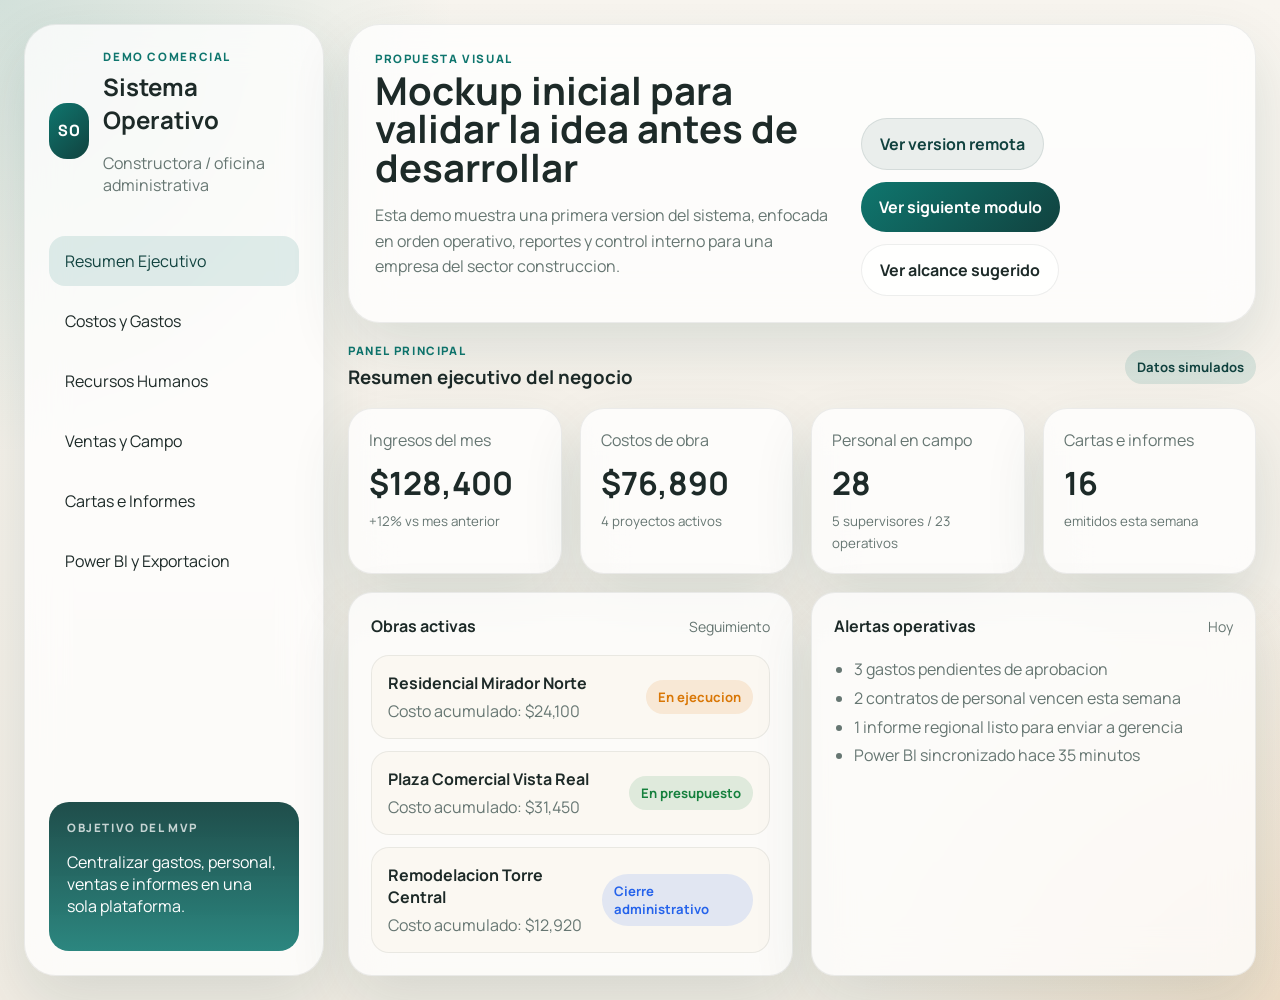
<file: index.html>
<!DOCTYPE html>
<html lang="es">
<head>
  <meta charset="UTF-8">
  <meta name="viewport" content="width=device-width, initial-scale=1.0">
  <title>Demo | Sistema Operativo para Construccion</title>
  <link rel="preconnect" href="https://fonts.googleapis.com">
  <link rel="preconnect" href="https://fonts.gstatic.com" crossorigin>
  <link href="https://fonts.googleapis.com/css2?family=Manrope:wght@400;500;600;700;800&family=Space+Grotesk:wght@500;700&display=swap" rel="stylesheet">
  <link rel="stylesheet" href="styles.css">
</head>
<body>
  <div class="app-shell">
    <aside class="sidebar">
      <div class="brand">
        <div class="brand-mark">SO</div>
        <div>
          <p class="eyebrow">Demo comercial</p>
          <h1>Sistema Operativo</h1>
          <p class="brand-subtitle">Constructora / oficina administrativa</p>
        </div>
      </div>

      <nav class="nav">
        <button class="nav-item active" data-screen="dashboard">Resumen Ejecutivo</button>
        <button class="nav-item" data-screen="costos">Costos y Gastos</button>
        <button class="nav-item" data-screen="rrhh">Recursos Humanos</button>
        <button class="nav-item" data-screen="ventas">Ventas y Campo</button>
        <button class="nav-item" data-screen="documentos">Cartas e Informes</button>
        <button class="nav-item" data-screen="reportes">Power BI y Exportacion</button>
      </nav>

      <div class="sidebar-card">
        <p class="eyebrow">Objetivo del MVP</p>
        <p>Centralizar gastos, personal, ventas e informes en una sola plataforma.</p>
      </div>
    </aside>

    <main class="main-content">
      <header class="hero">
        <div>
          <p class="eyebrow">Propuesta visual</p>
          <h2>Mockup inicial para validar la idea antes de desarrollar</h2>
          <p class="hero-copy">
            Esta demo muestra una primera version del sistema, enfocada en orden operativo,
            reportes y control interno para una empresa del sector construccion.
          </p>
        </div>
        <div class="hero-actions">
          <a class="action-btn tertiary" href="home-office.html">Ver version remota</a>
          <button class="action-btn primary" id="nextScreen">Ver siguiente modulo</button>
          <button class="action-btn secondary" id="openModal">Ver alcance sugerido</button>
        </div>
      </header>

      <section class="screen active" id="dashboard">
        <div class="section-header">
          <div>
            <p class="eyebrow">Panel principal</p>
            <h3>Resumen ejecutivo del negocio</h3>
          </div>
          <span class="status-pill">Datos simulados</span>
        </div>

        <div class="metrics-grid">
          <article class="metric-card">
            <span>Ingresos del mes</span>
            <strong>$128,400</strong>
            <small>+12% vs mes anterior</small>
          </article>
          <article class="metric-card">
            <span>Costos de obra</span>
            <strong>$76,890</strong>
            <small>4 proyectos activos</small>
          </article>
          <article class="metric-card">
            <span>Personal en campo</span>
            <strong>28</strong>
            <small>5 supervisores / 23 operativos</small>
          </article>
          <article class="metric-card">
            <span>Cartas e informes</span>
            <strong>16</strong>
            <small>emitidos esta semana</small>
          </article>
        </div>

        <div class="dashboard-grid">
          <article class="panel-card">
            <div class="panel-card-head">
              <h4>Obras activas</h4>
              <span>Seguimiento</span>
            </div>
            <div class="project-list">
              <div class="project-row">
                <div>
                  <strong>Residencial Mirador Norte</strong>
                  <p>Costo acumulado: $24,100</p>
                </div>
                <span class="tag amber">En ejecucion</span>
              </div>
              <div class="project-row">
                <div>
                  <strong>Plaza Comercial Vista Real</strong>
                  <p>Costo acumulado: $31,450</p>
                </div>
                <span class="tag green">En presupuesto</span>
              </div>
              <div class="project-row">
                <div>
                  <strong>Remodelacion Torre Central</strong>
                  <p>Costo acumulado: $12,920</p>
                </div>
                <span class="tag blue">Cierre administrativo</span>
              </div>
            </div>
          </article>

          <article class="panel-card">
            <div class="panel-card-head">
              <h4>Alertas operativas</h4>
              <span>Hoy</span>
            </div>
            <ul class="alert-list">
              <li>3 gastos pendientes de aprobacion</li>
              <li>2 contratos de personal vencen esta semana</li>
              <li>1 informe regional listo para enviar a gerencia</li>
              <li>Power BI sincronizado hace 35 minutos</li>
            </ul>
          </article>
        </div>
      </section>

      <section class="screen" id="costos">
        <div class="section-header">
          <div>
            <p class="eyebrow">Modulo 1</p>
            <h3>Costos, gastos y control financiero</h3>
          </div>
          <span class="status-pill">Prioridad alta</span>
        </div>

        <div class="two-column">
          <article class="panel-card">
            <div class="panel-card-head">
              <h4>Registro de gastos</h4>
              <span>Flujo diario</span>
            </div>
            <div class="table-card">
              <div class="table-row table-head">
                <span>Fecha</span>
                <span>Proyecto</span>
                <span>Categoria</span>
                <span>Monto</span>
              </div>
              <div class="table-row">
                <span>08/04</span>
                <span>Mirador Norte</span>
                <span>Materiales</span>
                <span>$2,850</span>
              </div>
              <div class="table-row">
                <span>08/04</span>
                <span>Vista Real</span>
                <span>Transporte</span>
                <span>$420</span>
              </div>
              <div class="table-row">
                <span>07/04</span>
                <span>Torre Central</span>
                <span>Planilla</span>
                <span>$1,260</span>
              </div>
            </div>
          </article>

          <article class="panel-card">
            <div class="panel-card-head">
              <h4>Que podria hacer este modulo</h4>
              <span>Primera etapa</span>
            </div>
            <ul class="feature-list">
              <li>Registrar ingresos y gastos por proyecto</li>
              <li>Clasificar costos por materiales, transporte, nomina o compras</li>
              <li>Visualizar costos reales vs presupuesto</li>
              <li>Emitir reportes mensuales en PDF o Excel</li>
              <li>Dejar la data lista para Power BI</li>
            </ul>
          </article>
        </div>
      </section>

      <section class="screen" id="rrhh">
        <div class="section-header">
          <div>
            <p class="eyebrow">Modulo 2</p>
            <h3>Recursos humanos y personal en obra</h3>
          </div>
          <span class="status-pill">Prioridad media</span>
        </div>

        <div class="two-column">
          <article class="panel-card">
            <div class="panel-card-head">
              <h4>Equipo activo</h4>
              <span>Vista de personal</span>
            </div>
            <div class="people-grid">
              <div class="person-card">
                <strong>Carlos Mendoza</strong>
                <span>Supervisor</span>
                <small>Proyecto: Mirador Norte</small>
              </div>
              <div class="person-card">
                <strong>Ana Guerra</strong>
                <span>Analista administrativa</span>
                <small>Oficina central</small>
              </div>
              <div class="person-card">
                <strong>Joel Batista</strong>
                <span>Vendedor</span>
                <small>Region Oeste</small>
              </div>
              <div class="person-card">
                <strong>Luis Tejada</strong>
                <span>Tecnico de campo</span>
                <small>Proyecto: Vista Real</small>
              </div>
            </div>
          </article>

          <article class="panel-card">
            <div class="panel-card-head">
              <h4>Funciones sugeridas</h4>
              <span>Operacion interna</span>
            </div>
            <ul class="feature-list">
              <li>Fichas de empleados y contratistas</li>
              <li>Asignacion por obra, zona o area comercial</li>
              <li>Control de documentos y cartas laborales</li>
              <li>Estado de contrato, cargo y supervisor</li>
              <li>Historial de movimientos y observaciones</li>
            </ul>
          </article>
        </div>
      </section>

      <section class="screen" id="ventas">
        <div class="section-header">
          <div>
            <p class="eyebrow">Modulo 3</p>
            <h3>Ventas, clientes y relacion con personal de campo</h3>
          </div>
          <span class="status-pill">Prioridad media</span>
        </div>

        <div class="dashboard-grid">
          <article class="panel-card">
            <div class="panel-card-head">
              <h4>Embudo comercial</h4>
              <span>Demo</span>
            </div>
            <div class="pipeline">
              <div class="pipeline-step">
                <strong>12</strong>
                <span>Prospectos</span>
              </div>
              <div class="pipeline-step">
                <strong>7</strong>
                <span>Cotizaciones</span>
              </div>
              <div class="pipeline-step">
                <strong>4</strong>
                <span>Negociacion</span>
              </div>
              <div class="pipeline-step highlight">
                <strong>3</strong>
                <span>Cierres</span>
              </div>
            </div>
          </article>

          <article class="panel-card">
            <div class="panel-card-head">
              <h4>Enlace ventas vs campo</h4>
              <span>Seguimiento</span>
            </div>
            <ul class="feature-list">
              <li>Relacionar vendedor responsable con proyecto vendido</li>
              <li>Asignar supervisor o equipo de campo al proyecto</li>
              <li>Ver avance comercial y operativo en un solo lugar</li>
              <li>Detectar diferencias entre lo vendido y lo ejecutado</li>
            </ul>
          </article>
        </div>
      </section>

      <section class="screen" id="documentos">
        <div class="section-header">
          <div>
            <p class="eyebrow">Modulo 4</p>
            <h3>Cartas, informes y plantillas de oficina</h3>
          </div>
          <span class="status-pill">Automatizable</span>
        </div>

        <div class="two-column">
          <article class="panel-card">
            <div class="panel-card-head">
              <h4>Documentos disponibles</h4>
              <span>Biblioteca</span>
            </div>
            <div class="document-list">
              <div class="document-item">
                <strong>Carta de trabajo</strong>
                <small>RRHH</small>
              </div>
              <div class="document-item">
                <strong>Informe semanal de obra</strong>
                <small>Operaciones</small>
              </div>
              <div class="document-item">
                <strong>Plantilla de cotizacion</strong>
                <small>Ventas</small>
              </div>
              <div class="document-item">
                <strong>Reporte de gastos</strong>
                <small>Administracion</small>
              </div>
            </div>
          </article>

          <article class="panel-card">
            <div class="panel-card-head">
              <h4>Valor de este modulo</h4>
              <span>Agiliza oficina</span>
            </div>
            <ul class="feature-list">
              <li>Generar cartas desde plantillas predefinidas</li>
              <li>Emitir informes con datos del sistema</li>
              <li>Exportar a Word, Excel o PDF</li>
              <li>Unificar el formato institucional de la empresa</li>
            </ul>
          </article>
        </div>
      </section>

      <section class="screen" id="reportes">
        <div class="section-header">
          <div>
            <p class="eyebrow">Modulo 5</p>
            <h3>Integracion con Office y Power BI</h3>
          </div>
          <span class="status-pill">Fase 2</span>
        </div>

        <div class="dashboard-grid">
          <article class="panel-card">
            <div class="panel-card-head">
              <h4>Exportacion</h4>
              <span>Salidas</span>
            </div>
            <div class="export-grid">
              <div class="export-card">Excel</div>
              <div class="export-card">Word</div>
              <div class="export-card">PDF</div>
              <div class="export-card">CSV</div>
            </div>
          </article>

          <article class="panel-card">
            <div class="panel-card-head">
              <h4>Escenario Power BI</h4>
              <span>Gerencia</span>
            </div>
            <ul class="feature-list">
              <li>Dashboards regionales por sucursal, zona o proyecto</li>
              <li>Indicadores de ventas, costos, personal e informes</li>
              <li>Suscripciones automaticas para gerencia</li>
              <li>Conexion a tablas limpias del sistema</li>
            </ul>
          </article>
        </div>
      </section>
    </main>
  </div>

  <div class="modal-backdrop" id="modalBackdrop" aria-hidden="true">
    <div class="modal-card" role="dialog" aria-modal="true" aria-labelledby="modalTitle">
      <div class="panel-card-head">
        <h4 id="modalTitle">Alcance recomendado para la primera version</h4>
        <button class="close-btn" id="closeModal" aria-label="Cerrar">x</button>
      </div>
      <ul class="feature-list">
        <li>Panel principal con metricas de ingresos, gastos y personal</li>
        <li>Registro de proyectos, ventas y costos por obra</li>
        <li>Modulo basico de colaboradores y asignaciones</li>
        <li>Emision de reportes e informes exportables</li>
        <li>Estructura preparada para futura integracion con Power BI</li>
      </ul>
      <p class="modal-note">
        Recomendacion comercial: vender este sistema por fases para evitar sobrecargar la primera propuesta.
      </p>
    </div>
  </div>

  <script src="script.js"></script>
</body>
</html>
</file>
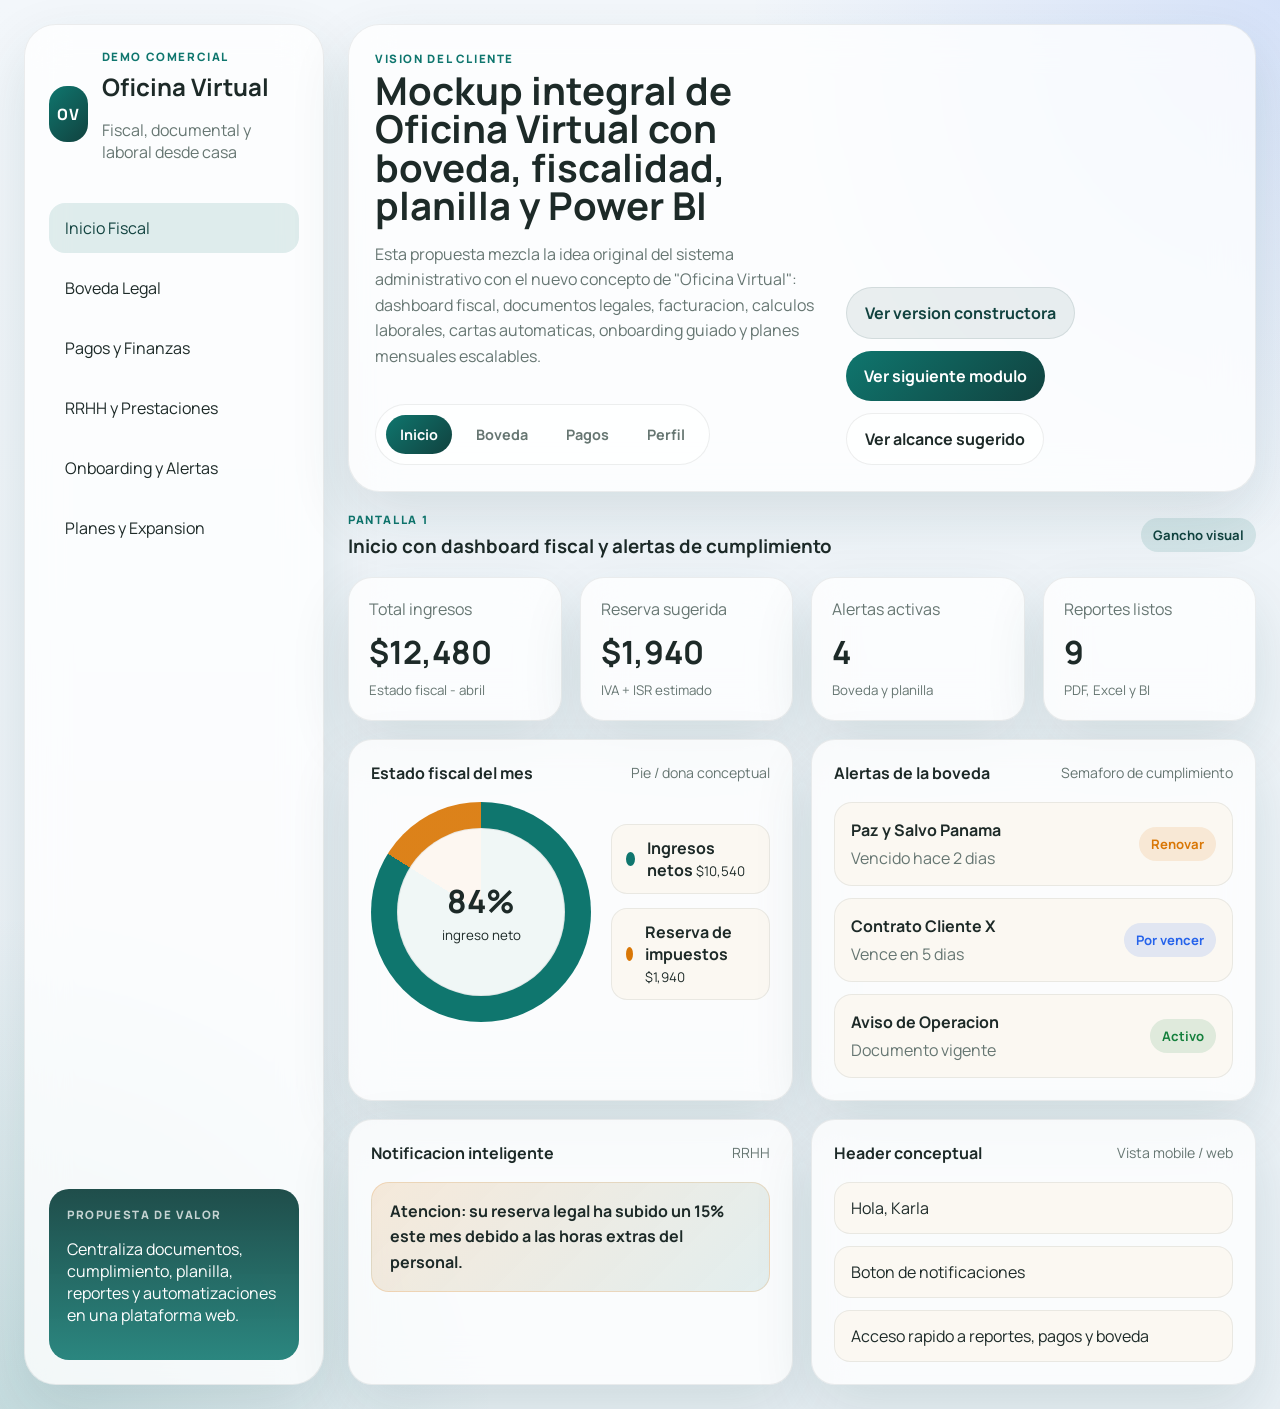
<file: home-office.html>
<!DOCTYPE html>
<html lang="es">
<head>
  <meta charset="UTF-8">
  <meta name="viewport" content="width=device-width, initial-scale=1.0">
  <title>Demo | Oficina Virtual</title>
  <link rel="preconnect" href="https://fonts.googleapis.com">
  <link rel="preconnect" href="https://fonts.gstatic.com" crossorigin>
  <link href="https://fonts.googleapis.com/css2?family=Manrope:wght@400;500;600;700;800&family=Space+Grotesk:wght@500;700&display=swap" rel="stylesheet">
  <link rel="stylesheet" href="styles.css">
</head>
<body class="theme-remote">
  <div class="app-shell">
    <aside class="sidebar">
      <div class="brand">
        <div class="brand-mark">OV</div>
        <div>
          <p class="eyebrow">Demo comercial</p>
          <h1>Oficina Virtual</h1>
          <p class="brand-subtitle">Fiscal, documental y laboral desde casa</p>
        </div>
      </div>

      <nav class="nav">
        <button class="nav-item active" data-screen="dashboard">Inicio Fiscal</button>
        <button class="nav-item" data-screen="boveda">Boveda Legal</button>
        <button class="nav-item" data-screen="pagos">Pagos y Finanzas</button>
        <button class="nav-item" data-screen="rrhh">RRHH y Prestaciones</button>
        <button class="nav-item" data-screen="onboarding">Onboarding y Alertas</button>
        <button class="nav-item" data-screen="reportes">Planes y Expansion</button>
      </nav>

      <div class="sidebar-card">
        <p class="eyebrow">Propuesta de valor</p>
        <p>Centraliza documentos, cumplimiento, planilla, reportes y automatizaciones en una plataforma web.</p>
      </div>
    </aside>

    <main class="main-content">
      <header class="hero">
        <div>
          <p class="eyebrow">Vision del cliente</p>
          <h2>Mockup integral de Oficina Virtual con boveda, fiscalidad, planilla y Power BI</h2>
          <p class="hero-copy">
            Esta propuesta mezcla la idea original del sistema administrativo con el nuevo concepto de
            "Oficina Virtual": dashboard fiscal, documentos legales, facturacion, calculos laborales,
            cartas automaticas, onboarding guiado y planes mensuales escalables.
          </p>
          <div class="mini-tabbar">
            <span class="mini-tab active">Inicio</span>
            <span class="mini-tab">Boveda</span>
            <span class="mini-tab">Pagos</span>
            <span class="mini-tab">Perfil</span>
          </div>
        </div>
        <div class="hero-actions">
          <a class="action-btn tertiary" href="index.html">Ver version constructora</a>
          <button class="action-btn primary" id="nextScreen">Ver siguiente modulo</button>
          <button class="action-btn secondary" id="openModal">Ver alcance sugerido</button>
        </div>
      </header>

      <section class="screen active" id="dashboard">
        <div class="section-header">
          <div>
            <p class="eyebrow">Pantalla 1</p>
            <h3>Inicio con dashboard fiscal y alertas de cumplimiento</h3>
          </div>
          <span class="status-pill">Gancho visual</span>
        </div>

        <div class="metrics-grid">
          <article class="metric-card">
            <span>Total ingresos</span>
            <strong>$12,480</strong>
            <small>Estado fiscal - abril</small>
          </article>
          <article class="metric-card">
            <span>Reserva sugerida</span>
            <strong>$1,940</strong>
            <small>IVA + ISR estimado</small>
          </article>
          <article class="metric-card">
            <span>Alertas activas</span>
            <strong>4</strong>
            <small>Boveda y planilla</small>
          </article>
          <article class="metric-card">
            <span>Reportes listos</span>
            <strong>9</strong>
            <small>PDF, Excel y BI</small>
          </article>
        </div>

        <div class="dashboard-grid">
          <article class="panel-card">
            <div class="panel-card-head">
              <h4>Estado fiscal del mes</h4>
              <span>Pie / dona conceptual</span>
            </div>
            <div class="donut-layout">
              <div class="donut-visual">
                <div class="donut-center">
                  <strong>84%</strong>
                  <small>ingreso neto</small>
                </div>
              </div>
              <div class="legend-list">
                <div class="legend-row">
                  <span class="legend-dot income"></span>
                  <div>
                    <strong>Ingresos netos</strong>
                    <small>$10,540</small>
                  </div>
                </div>
                <div class="legend-row">
                  <span class="legend-dot reserve"></span>
                  <div>
                    <strong>Reserva de impuestos</strong>
                    <small>$1,940</small>
                  </div>
                </div>
              </div>
            </div>
          </article>

          <article class="panel-card">
            <div class="panel-card-head">
              <h4>Alertas de la boveda</h4>
              <span>Semaforo de cumplimiento</span>
            </div>
            <div class="project-list">
              <div class="project-row">
                <div>
                  <strong>Paz y Salvo Panama</strong>
                  <p>Vencido hace 2 dias</p>
                </div>
                <span class="tag amber">Renovar</span>
              </div>
              <div class="project-row">
                <div>
                  <strong>Contrato Cliente X</strong>
                  <p>Vence en 5 dias</p>
                </div>
                <span class="tag blue">Por vencer</span>
              </div>
              <div class="project-row">
                <div>
                  <strong>Aviso de Operacion</strong>
                  <p>Documento vigente</p>
                </div>
                <span class="tag green">Activo</span>
              </div>
            </div>
          </article>
        </div>

        <div class="dashboard-grid">
          <article class="panel-card">
            <div class="panel-card-head">
              <h4>Notificacion inteligente</h4>
              <span>RRHH</span>
            </div>
            <p class="callout">
              Atencion: su reserva legal ha subido un 15% este mes debido a las horas extras del personal.
            </p>
          </article>

          <article class="panel-card">
            <div class="panel-card-head">
              <h4>Header conceptual</h4>
              <span>Vista mobile / web</span>
            </div>
            <div class="feature-list-block">
              <p>Hola, Karla</p>
              <p>Boton de notificaciones</p>
              <p>Acceso rapido a reportes, pagos y boveda</p>
            </div>
          </article>
        </div>
      </section>

      <section class="screen" id="boveda">
        <div class="section-header">
          <div>
            <p class="eyebrow">Pantalla 2</p>
            <h3>Boveda legal, contratos y documentacion inteligente</h3>
          </div>
          <span class="status-pill">Core documental</span>
        </div>

        <div class="dashboard-grid">
          <article class="panel-card">
            <div class="panel-card-head">
              <h4>Mi boveda legal</h4>
              <span>Subir doc + buscador</span>
            </div>
            <div class="chip-row">
              <span class="chip active">Todos</span>
              <span class="chip">Legales</span>
              <span class="chip">Tributarios</span>
              <span class="chip">Contratos</span>
              <span class="chip">Empleados</span>
            </div>
            <div class="document-list">
              <div class="document-item">
                <strong>Pacto Social.pdf</strong>
                <small>PDF | Subido 05/04 | Vigente</small>
              </div>
              <div class="document-item">
                <strong>Paz y Salvo CSS.jpg</strong>
                <small>JPG | Subido 02/04 | Por vencer</small>
              </div>
              <div class="document-item">
                <strong>Contrato Cliente X.pdf</strong>
                <small>PDF | Vence en 5 dias</small>
              </div>
              <div class="document-item">
                <strong>Aviso de Operacion.pdf</strong>
                <small>PDF | Vigente</small>
              </div>
            </div>
          </article>

          <article class="panel-card">
            <div class="panel-card-head">
              <h4>Checklist de inicio</h4>
              <span>Documentos requeridos</span>
            </div>
            <ul class="feature-list">
              <li>Aviso de Operacion</li>
              <li>Cedula del representante legal</li>
              <li>Pacto social y poderes vigentes</li>
              <li>Ultimo TXT del SIPE y planilla interna</li>
              <li>Contratos firmados, paz y salvo CSS y DGI</li>
              <li>Para construccion: permisos, polizas, carnets y presupuesto base</li>
            </ul>
          </article>
        </div>

        <div class="two-column">
          <article class="panel-card">
            <div class="panel-card-head">
              <h4>Emision automatica de documentos</h4>
              <span>Plantillas legales</span>
            </div>
            <ul class="feature-list">
              <li>Carta de trabajo</li>
              <li>Carta de despido</li>
              <li>Carta de renuncia</li>
              <li>Amonestacion disciplinaria</li>
              <li>Contrato de trabajo borrador</li>
            </ul>
          </article>

          <article class="panel-card">
            <div class="panel-card-head">
              <h4>Asistencia adicional</h4>
              <span>Fee unico opcional</span>
            </div>
            <p class="callout subtle">
              No tienes tu paz y salvo actualizado o no encuentras tu aviso de operacion.
              Presiona "Asistencia Nexus" y nuestro equipo lo tramita por ti por un fee unico.
            </p>
          </article>
        </div>
      </section>

      <section class="screen" id="pagos">
        <div class="section-header">
          <div>
            <p class="eyebrow">Pantalla 3</p>
            <h3>Pagos, facturacion, gastos y reportes fiscales</h3>
          </div>
          <span class="status-pill">Motor financiero</span>
        </div>

        <div class="metrics-grid">
          <article class="metric-card">
            <span>Por cobrar</span>
            <strong>$2,980</strong>
            <small>Facturas pendientes</small>
          </article>
          <article class="metric-card">
            <span>Por pagar</span>
            <strong>$1,145</strong>
            <small>Gastos del periodo</small>
          </article>
          <article class="metric-card">
            <span>Deducibles</span>
            <strong>$680</strong>
            <small>Listos para contador</small>
          </article>
          <article class="metric-card">
            <span>Exportar</span>
            <strong>PDF</strong>
            <small>Excel, CSV, Office</small>
          </article>
        </div>

        <div class="dashboard-grid">
          <article class="panel-card">
            <div class="panel-card-head">
              <h4>Movimientos recientes</h4>
              <span>Nueva factura + gasto</span>
            </div>
            <div class="table-card">
              <div class="table-row table-head">
                <span>Concepto</span>
                <span>Tipo</span>
                <span>Categoria</span>
                <span>Monto</span>
              </div>
              <div class="table-row">
                <span>Pago Cliente X</span>
                <span>Ingreso</span>
                <span>Facturacion</span>
                <span>+$500</span>
              </div>
              <div class="table-row">
                <span>Suscripcion Adobe</span>
                <span>Gasto</span>
                <span>Herramientas</span>
                <span>-$20.99</span>
              </div>
              <div class="table-row">
                <span>Pago proveedor legal</span>
                <span>Gasto</span>
                <span>Deducible</span>
                <span>-$160</span>
              </div>
            </div>
          </article>

          <article class="panel-card">
            <div class="panel-card-head">
              <h4>Nota para desarrollo</h4>
              <span>Reporte mensual</span>
            </div>
            <ul class="feature-list">
              <li>Consolidar gastos categorizados como deducibles</li>
              <li>Generar reporte mensual descargable en PDF y Excel</li>
              <li>Dejar estructura limpia para Power BI</li>
              <li>Permitir uso por pais y moneda original</li>
            </ul>
          </article>
        </div>
      </section>

      <section class="screen" id="rrhh">
        <div class="section-header">
          <div>
            <p class="eyebrow">Modulo laboral</p>
            <h3>Prestaciones, reserva legal, liquidacion y voucher digital</h3>
          </div>
          <span class="status-pill">Elite compliance</span>
        </div>

        <div class="dashboard-grid">
          <article class="panel-card">
            <div class="panel-card-head">
              <h4>Calculos base</h4>
              <span>Panama</span>
            </div>
            <ul class="feature-list">
              <li>Vacaciones: 9.09% mensual</li>
              <li>XIII Mes: salario bruto / 12</li>
              <li>Seguro Social obrero: 9.75%</li>
              <li>Seguro Social patronal: 12.25%</li>
              <li>Seguro Educativo: 1.25% obrero / 1.50% patronal</li>
              <li>Prima de antiguedad e indemnizacion segun tipo de contrato</li>
            </ul>
          </article>

          <article class="panel-card">
            <div class="panel-card-head">
              <h4>Reserva de pasivos laborales</h4>
              <span>Reporte gerencial</span>
            </div>
            <div class="table-card">
              <div class="table-row table-head">
                <span>Empleado</span>
                <span>Vacaciones</span>
                <span>XIII</span>
                <span>Total</span>
              </div>
              <div class="table-row">
                <span>Maria Perez</span>
                <span>$285</span>
                <span>$190</span>
                <span>$620</span>
              </div>
              <div class="table-row">
                <span>Carlos Rios</span>
                <span>$340</span>
                <span>$225</span>
                <span>$744</span>
              </div>
              <div class="table-row">
                <span>Lucia Gomez</span>
                <span>$310</span>
                <span>$206</span>
                <span>$681</span>
              </div>
            </div>
          </article>
        </div>

        <div class="dashboard-grid">
          <article class="panel-card">
            <div class="panel-card-head">
              <h4>Hoja de liquidacion draft</h4>
              <span>Borrador automatico</span>
            </div>
            <ul class="feature-list">
              <li>Vacaciones proporcionales</li>
              <li>XIII Mes proporcional</li>
              <li>Prima de antiguedad</li>
              <li>Indemnizacion si aplica</li>
              <li>Nota legal: calculo referencial sujeto a validacion final</li>
            </ul>
          </article>

          <article class="panel-card">
            <div class="panel-card-head">
              <h4>Comprobante de pago</h4>
              <span>Voucher digital</span>
            </div>
            <ul class="feature-list">
              <li>Total bruto con salario base, horas extra y comisiones</li>
              <li>Deducciones de CSS, seguro educativo e ISR</li>
              <li>Neto a recibir listo para PDF o WhatsApp</li>
              <li>Ideal para el plan con empleados</li>
            </ul>
          </article>
        </div>

        <div class="two-column">
          <article class="panel-card">
            <div class="panel-card-head">
              <h4>Costo real de planilla</h4>
              <span>Power BI</span>
            </div>
            <ul class="feature-list">
              <li>Salario bruto + cuota patronal + seguro educativo patronal + riesgos</li>
              <li>Resumen de retenciones mensuales</li>
              <li>Proyeccion de pago SIPE</li>
              <li>Panorama financiero para gerencia</li>
            </ul>
          </article>

          <article class="panel-card">
            <div class="panel-card-head">
              <h4>Validaciones de seguridad</h4>
              <span>Despidos</span>
            </div>
            <ul class="feature-list">
              <li>Si el cliente marca despido injustificado, activar alerta de indemnizacion</li>
              <li>Recordatorio de preaviso de 30 dias en contratos indefinidos</li>
              <li>Control interno para reducir errores manuales</li>
            </ul>
          </article>
        </div>
      </section>

      <section class="screen" id="onboarding">
        <div class="section-header">
          <div>
            <p class="eyebrow">Proceso de exito</p>
            <h3>Onboarding impecable, automatizaciones y arquitectura sugerida</h3>
          </div>
          <span class="status-pill">Clave para escalar</span>
        </div>

        <div class="dashboard-grid">
          <article class="panel-card">
            <div class="panel-card-head">
              <h4>Barra de progreso de configuracion</h4>
              <span>Simple para el cliente</span>
            </div>
            <div class="progress-steps">
              <div class="progress-step active">
                <strong>Paso 1</strong>
                <small>Identidad: aviso de operacion y cedula</small>
              </div>
              <div class="progress-step active">
                <strong>Paso 2</strong>
                <small>Inteligencia: TXT SIPE y planilla</small>
              </div>
              <div class="progress-step">
                <strong>Paso 3</strong>
                <small>Seguridad: contratos, seguros y alertas</small>
              </div>
            </div>
          </article>

          <article class="panel-card">
            <div class="panel-card-head">
              <h4>Workflow con Make.com</h4>
              <span>Automatizacion</span>
            </div>
            <ul class="feature-list">
              <li>Extraer datos de Airtable</li>
              <li>Insertarlos en plantillas de Google Docs o PDF</li>
              <li>Anadir logo y firma autorizada</li>
              <li>Enviar el documento a la boveda o por WhatsApp</li>
              <li>Disparar alertas por correo o mensaje</li>
            </ul>
          </article>
        </div>

        <div class="two-column">
          <article class="panel-card">
            <div class="panel-card-head">
              <h4>Arquitectura sugerida</h4>
              <span>Version no-code / low-code</span>
            </div>
            <ul class="feature-list">
              <li>Frontend: Softr</li>
              <li>Base de datos: Airtable</li>
              <li>Automatizaciones: Make.com</li>
              <li>Seguridad: visibilidad por usuario y registros vinculados</li>
            </ul>
          </article>

          <article class="panel-card">
            <div class="panel-card-head">
              <h4>Master sheet sugerida</h4>
              <span>Columnas clave</span>
            </div>
            <ul class="feature-list">
              <li>Fecha aniversario</li>
              <li>Tasa riesgos</li>
              <li>Acumulado vacaciones</li>
              <li>Acumulado XIII</li>
              <li>Usuario, documentos, movimientos y adjuntos</li>
            </ul>
          </article>
        </div>
      </section>

      <section class="screen" id="reportes">
        <div class="section-header">
          <div>
            <p class="eyebrow">Modelo de negocio</p>
            <h3>Planes, Power BI, expansion regional y ecosistema Nexus</h3>
          </div>
          <span class="status-pill">Escalable</span>
        </div>

        <div class="pricing-grid">
          <article class="panel-card pricing-card">
            <p class="eyebrow">Basic Smart</p>
            <strong class="price">$75 / mes</strong>
            <ul class="feature-list">
              <li>Ideal para independientes</li>
              <li>Direccion comercial prime</li>
              <li>Manejo de correspondencia</li>
              <li>Aviso de operacion</li>
              <li>Escaneo de 5 docs por mes</li>
            </ul>
          </article>

          <article class="panel-card pricing-card featured-plan">
            <p class="eyebrow">Business BI</p>
            <strong class="price">$175 / mes</strong>
            <ul class="feature-list">
              <li>Todo lo del plan basic</li>
              <li>Recepcionista IA por WhatsApp</li>
              <li>Dashboard Power BI ventas</li>
              <li>Reporte de origen de clientes</li>
              <li>Cartas de trabajo y renuncias ilimitadas</li>
            </ul>
          </article>

          <article class="panel-card pricing-card">
            <p class="eyebrow">Elite Compliance</p>
            <strong class="price">$350 / mes</strong>
            <ul class="feature-list">
              <li>Todo lo del business</li>
              <li>Calculo de prestaciones y cuotas CSS</li>
              <li>Generacion de vouchers de pago</li>
              <li>Contratos y despidos con liquidacion</li>
              <li>Ideal para empresas con empleados</li>
            </ul>
          </article>
        </div>

        <div class="dashboard-grid">
          <article class="panel-card">
            <div class="panel-card-head">
              <h4>Expansion continental</h4>
              <span>Capa de inteligencia legal</span>
            </div>
            <ul class="feature-list">
              <li>Adaptar reglas laborales por pais: Panama, Colombia, Mexico y Costa Rica</li>
              <li>Un tablero regional para pasivos laborales y cumplimiento</li>
              <li>Promesa de cero multas como diferenciador comercial</li>
            </ul>
          </article>

          <article class="panel-card">
            <div class="panel-card-head">
              <h4>Ecosistema de marca</h4>
              <span>Nexus / Smart Hub</span>
            </div>
            <ul class="feature-list">
              <li>Red de smart nodes y soft landing regional</li>
              <li>Marketplace de contadores, abogados y expertos SSO verificados</li>
              <li>Codigo QR para tarjeta de presentacion del cliente</li>
              <li>Servicios premium con fee adicional</li>
            </ul>
          </article>
        </div>
      </section>
    </main>
  </div>

  <div class="modal-backdrop" id="modalBackdrop" aria-hidden="true">
    <div class="modal-card" role="dialog" aria-modal="true" aria-labelledby="modalTitle">
      <div class="panel-card-head">
        <h4 id="modalTitle">Alcance recomendado para la primera version</h4>
        <button class="close-btn" id="closeModal" aria-label="Cerrar">x</button>
      </div>
      <ul class="feature-list">
        <li>Dashboard fiscal con alertas y reserva sugerida</li>
        <li>Boveda documental con contratos, vencimientos y checklist de onboarding</li>
        <li>Pagos, facturacion, gastos y reporte mensual descargable</li>
        <li>Modulo laboral con prestaciones, reserva legal y vouchers</li>
        <li>Arquitectura lista para Power BI, automatizaciones y planes mensuales</li>
      </ul>
      <p class="modal-note">
        Recomendacion comercial: vender primero una fase MVP administrable y dejar la expansion regional como etapa futura.
      </p>
    </div>
  </div>

  <script src="script.js"></script>
</body>
</html>
</file>
<file: styles.css>
:root {
  --bg: #f4efe7;
  --bg-soft: #fbf8f2;
  --surface: rgba(255, 255, 255, 0.76);
  --surface-strong: #ffffff;
  --ink: #1d2a28;
  --muted: #667672;
  --line: rgba(29, 42, 40, 0.08);
  --brand: #0f766e;
  --brand-deep: #11423f;
  --accent: #d97706;
  --success: #15803d;
  --info: #2563eb;
  --shadow: 0 24px 60px rgba(17, 66, 63, 0.12);
  --radius: 24px;
}

* {
  box-sizing: border-box;
}

html,
body {
  margin: 0;
  min-height: 100%;
  font-family: "Manrope", sans-serif;
  color: var(--ink);
  background:
    radial-gradient(circle at top left, rgba(15, 118, 110, 0.16), transparent 28%),
    radial-gradient(circle at bottom right, rgba(217, 119, 6, 0.12), transparent 26%),
    linear-gradient(180deg, #f8f5ef 0%, #f1ece3 100%);
}

body {
  padding: 24px;
}

body.theme-remote {
  background:
    radial-gradient(circle at top right, rgba(37, 99, 235, 0.14), transparent 28%),
    radial-gradient(circle at bottom left, rgba(15, 118, 110, 0.16), transparent 26%),
    linear-gradient(180deg, #f3f7fb 0%, #e9f0f5 100%);
}

button {
  font: inherit;
}

.app-shell {
  display: grid;
  grid-template-columns: 300px 1fr;
  gap: 24px;
  min-height: calc(100vh - 48px);
}

.sidebar,
.hero,
.panel-card,
.metric-card,
.modal-card {
  backdrop-filter: blur(20px);
  background: var(--surface);
  border: 1px solid var(--line);
  box-shadow: var(--shadow);
}

.sidebar {
  display: flex;
  flex-direction: column;
  gap: 24px;
  padding: 24px;
  border-radius: 32px;
}

.brand {
  display: flex;
  gap: 14px;
  align-items: center;
}

.brand-mark {
  display: grid;
  place-items: center;
  width: 56px;
  height: 56px;
  border-radius: 18px;
  color: white;
  background: linear-gradient(135deg, var(--brand), var(--brand-deep));
  font-family: "Space Grotesk", sans-serif;
  font-weight: 700;
  letter-spacing: 0.04em;
}

.brand h1,
.hero h2,
.section-header h3,
.panel-card h4 {
  margin: 0;
}

.brand-subtitle,
.hero-copy,
.metric-card small,
.feature-list,
.alert-list,
.modal-note,
.document-item small,
.project-row p,
.person-card small {
  color: var(--muted);
}

.eyebrow {
  margin: 0 0 6px;
  text-transform: uppercase;
  letter-spacing: 0.14em;
  font-size: 0.72rem;
  font-weight: 800;
  color: var(--brand);
}

.nav {
  display: flex;
  flex-direction: column;
  gap: 10px;
}

.nav-item,
.action-btn,
.close-btn {
  border: 0;
  cursor: pointer;
}

.nav-item {
  text-align: left;
  padding: 14px 16px;
  border-radius: 16px;
  background: transparent;
  color: var(--ink);
  transition: 180ms ease;
}

.nav-item:hover,
.nav-item.active {
  background: rgba(15, 118, 110, 0.12);
  color: var(--brand-deep);
}

.sidebar-card {
  margin-top: auto;
  padding: 18px;
  border-radius: 20px;
  background: linear-gradient(180deg, rgba(17, 66, 63, 0.94), rgba(15, 118, 110, 0.88));
  color: white;
}

.sidebar-card .eyebrow {
  color: rgba(255, 255, 255, 0.74);
}

.main-content {
  display: flex;
  flex-direction: column;
  gap: 20px;
}

.hero {
  display: flex;
  justify-content: space-between;
  align-items: end;
  gap: 24px;
  padding: 26px;
  border-radius: 32px;
}

.hero h2 {
  max-width: 760px;
  font-size: clamp(1.8rem, 3vw, 3rem);
  line-height: 1;
}

.hero-copy {
  max-width: 760px;
  line-height: 1.6;
}

.hero-actions {
  display: flex;
  gap: 12px;
  flex-wrap: wrap;
}

.action-btn {
  display: inline-flex;
  align-items: center;
  justify-content: center;
  padding: 14px 18px;
  border-radius: 999px;
  font-weight: 700;
  text-decoration: none;
}

.action-btn.primary {
  color: white;
  background: linear-gradient(135deg, var(--brand), var(--brand-deep));
}

.action-btn.secondary {
  background: rgba(255, 255, 255, 0.74);
  color: var(--ink);
  border: 1px solid var(--line);
}

.action-btn.tertiary {
  background: rgba(17, 66, 63, 0.08);
  color: var(--brand-deep);
  border: 1px solid rgba(17, 66, 63, 0.1);
}

.mini-tabbar {
  display: inline-flex;
  gap: 10px;
  margin-top: 18px;
  padding: 10px;
  border-radius: 999px;
  background: rgba(255, 255, 255, 0.66);
  border: 1px solid var(--line);
}

.mini-tab {
  padding: 10px 14px;
  border-radius: 999px;
  color: var(--muted);
  font-size: 0.9rem;
  font-weight: 700;
}

.mini-tab.active {
  color: white;
  background: linear-gradient(135deg, var(--brand), var(--brand-deep));
}

.screen {
  display: none;
  flex-direction: column;
  gap: 18px;
}

.screen.active {
  display: flex;
}

.section-header {
  display: flex;
  justify-content: space-between;
  gap: 16px;
  align-items: center;
}

.status-pill,
.tag {
  display: inline-flex;
  align-items: center;
  justify-content: center;
  padding: 8px 12px;
  border-radius: 999px;
  font-size: 0.82rem;
  font-weight: 700;
}

.status-pill {
  background: rgba(15, 118, 110, 0.12);
  color: var(--brand-deep);
}

.metrics-grid,
.dashboard-grid,
.two-column,
.people-grid,
.export-grid {
  display: grid;
  gap: 18px;
}

.metrics-grid {
  grid-template-columns: repeat(4, minmax(0, 1fr));
}

.dashboard-grid,
.two-column {
  grid-template-columns: repeat(2, minmax(0, 1fr));
}

.metric-card,
.panel-card {
  border-radius: var(--radius);
}

.metric-card {
  padding: 20px;
}

.metric-card span {
  display: block;
  margin-bottom: 10px;
  color: var(--muted);
}

.metric-card strong {
  display: block;
  margin-bottom: 4px;
  font-size: 2rem;
}

.panel-card {
  padding: 22px;
}

.panel-card-head {
  display: flex;
  justify-content: space-between;
  align-items: center;
  gap: 14px;
  margin-bottom: 18px;
}

.panel-card-head span {
  color: var(--muted);
  font-size: 0.88rem;
}

.project-list,
.document-list {
  display: flex;
  flex-direction: column;
  gap: 12px;
}

.project-row,
.document-item,
.person-card,
.export-card,
.pipeline-step {
  background: var(--bg-soft);
  border: 1px solid var(--line);
  border-radius: 18px;
}

.project-row {
  display: flex;
  justify-content: space-between;
  gap: 16px;
  align-items: center;
  padding: 16px;
}

.project-row p {
  margin: 6px 0 0;
}

.tag.amber {
  background: rgba(217, 119, 6, 0.12);
  color: var(--accent);
}

.tag.green {
  background: rgba(21, 128, 61, 0.12);
  color: var(--success);
}

.tag.blue {
  background: rgba(37, 99, 235, 0.12);
  color: var(--info);
}

.alert-list,
.feature-list {
  margin: 0;
  padding-left: 20px;
  line-height: 1.8;
}

.feature-list-block {
  display: flex;
  flex-direction: column;
  gap: 12px;
}

.feature-list-block p {
  margin: 0;
  padding: 14px 16px;
  border-radius: 16px;
  background: var(--bg-soft);
  border: 1px solid var(--line);
}

.table-card {
  display: flex;
  flex-direction: column;
  border-radius: 20px;
  overflow: hidden;
  border: 1px solid var(--line);
}

.table-row {
  display: grid;
  grid-template-columns: 0.8fr 1.3fr 1fr 0.8fr;
  gap: 12px;
  padding: 14px 16px;
  background: rgba(255, 255, 255, 0.6);
}

.table-row:nth-child(even) {
  background: rgba(251, 248, 242, 0.94);
}

.table-head {
  font-weight: 800;
  background: rgba(15, 118, 110, 0.1);
}

.people-grid {
  grid-template-columns: repeat(2, minmax(0, 1fr));
}

.person-card {
  padding: 16px;
  display: flex;
  flex-direction: column;
  gap: 6px;
}

.person-card span {
  font-weight: 700;
  color: var(--brand-deep);
}

.pipeline {
  display: grid;
  grid-template-columns: repeat(4, minmax(0, 1fr));
  gap: 12px;
}

.pipeline-step {
  padding: 18px 14px;
  text-align: center;
}

.pipeline-step strong {
  display: block;
  font-size: 1.8rem;
}

.pipeline-step.highlight {
  background: linear-gradient(135deg, var(--brand), var(--brand-deep));
  color: white;
}

.document-item {
  padding: 16px;
}

.export-grid {
  grid-template-columns: repeat(2, minmax(0, 1fr));
}

.export-card {
  padding: 26px;
  text-align: center;
  font-family: "Space Grotesk", sans-serif;
  font-size: 1.15rem;
  font-weight: 700;
}

.donut-layout {
  display: grid;
  grid-template-columns: 220px 1fr;
  gap: 20px;
  align-items: center;
}

.donut-visual {
  display: grid;
  place-items: center;
  width: 220px;
  height: 220px;
  border-radius: 50%;
  background:
    conic-gradient(var(--brand) 0deg 302deg, rgba(217, 119, 6, 0.92) 302deg 360deg);
  position: relative;
}

.donut-visual::after {
  content: "";
  position: absolute;
  inset: 26px;
  border-radius: 50%;
  background: rgba(255, 255, 255, 0.94);
  border: 1px solid var(--line);
}

.donut-center {
  position: relative;
  z-index: 1;
  text-align: center;
}

.donut-center strong {
  display: block;
  font-size: 2rem;
}

.legend-list {
  display: flex;
  flex-direction: column;
  gap: 14px;
}

.legend-row {
  display: flex;
  gap: 12px;
  align-items: center;
  padding: 12px 14px;
  border-radius: 16px;
  background: var(--bg-soft);
  border: 1px solid var(--line);
}

.legend-dot {
  width: 14px;
  height: 14px;
  border-radius: 50%;
}

.legend-dot.income {
  background: var(--brand);
}

.legend-dot.reserve {
  background: var(--accent);
}

.callout {
  margin: 0;
  padding: 16px 18px;
  border-radius: 18px;
  background: linear-gradient(135deg, rgba(217, 119, 6, 0.14), rgba(15, 118, 110, 0.1));
  border: 1px solid rgba(217, 119, 6, 0.18);
  line-height: 1.6;
  font-weight: 700;
}

.callout.subtle {
  font-weight: 600;
}

.chip-row {
  display: flex;
  gap: 10px;
  flex-wrap: wrap;
  margin-bottom: 16px;
}

.chip {
  padding: 10px 14px;
  border-radius: 999px;
  background: rgba(17, 66, 63, 0.08);
  color: var(--brand-deep);
  border: 1px solid rgba(17, 66, 63, 0.1);
  font-size: 0.9rem;
  font-weight: 700;
}

.chip.active {
  color: white;
  background: linear-gradient(135deg, var(--brand), var(--brand-deep));
}

.progress-steps,
.pricing-grid {
  display: grid;
  gap: 18px;
}

.progress-steps {
  grid-template-columns: repeat(3, minmax(0, 1fr));
}

.progress-step {
  padding: 18px;
  border-radius: 20px;
  background: var(--bg-soft);
  border: 1px solid var(--line);
}

.progress-step.active {
  background: linear-gradient(135deg, rgba(15, 118, 110, 0.12), rgba(37, 99, 235, 0.08));
}

.progress-step strong,
.progress-step small {
  display: block;
}

.pricing-grid {
  grid-template-columns: repeat(3, minmax(0, 1fr));
}

.pricing-card {
  position: relative;
}

.featured-plan {
  background: linear-gradient(180deg, rgba(15, 118, 110, 0.16), rgba(255, 255, 255, 0.84));
}

.price {
  display: block;
  margin-bottom: 12px;
  font-size: 2rem;
}

.modal-backdrop {
  position: fixed;
  inset: 0;
  display: none;
  align-items: center;
  justify-content: center;
  padding: 24px;
  background: rgba(20, 28, 27, 0.45);
}

.modal-backdrop.open {
  display: flex;
}

.modal-card {
  width: min(100%, 680px);
  padding: 24px;
  border-radius: 28px;
}

.close-btn {
  width: 38px;
  height: 38px;
  border-radius: 999px;
  color: var(--ink);
  background: rgba(255, 255, 255, 0.82);
}

.modal-note {
  margin: 18px 0 0;
  line-height: 1.6;
}

@media (max-width: 1120px) {
  .app-shell,
  .metrics-grid,
  .dashboard-grid,
  .two-column {
    grid-template-columns: 1fr;
  }

  .hero {
    align-items: start;
    flex-direction: column;
  }

  .pricing-grid,
  .progress-steps,
  .donut-layout {
    grid-template-columns: 1fr;
  }

  .donut-visual {
    width: 200px;
    height: 200px;
  }
}

@media (max-width: 720px) {
  body {
    padding: 14px;
  }

  .sidebar,
  .hero,
  .panel-card,
  .metric-card {
    border-radius: 24px;
  }

  .people-grid,
  .pipeline,
  .export-grid,
  .pricing-grid,
  .progress-steps {
    grid-template-columns: 1fr;
  }

  .table-row {
    grid-template-columns: 1fr 1fr;
  }

  .section-header {
    align-items: start;
    flex-direction: column;
  }
}
</file>
